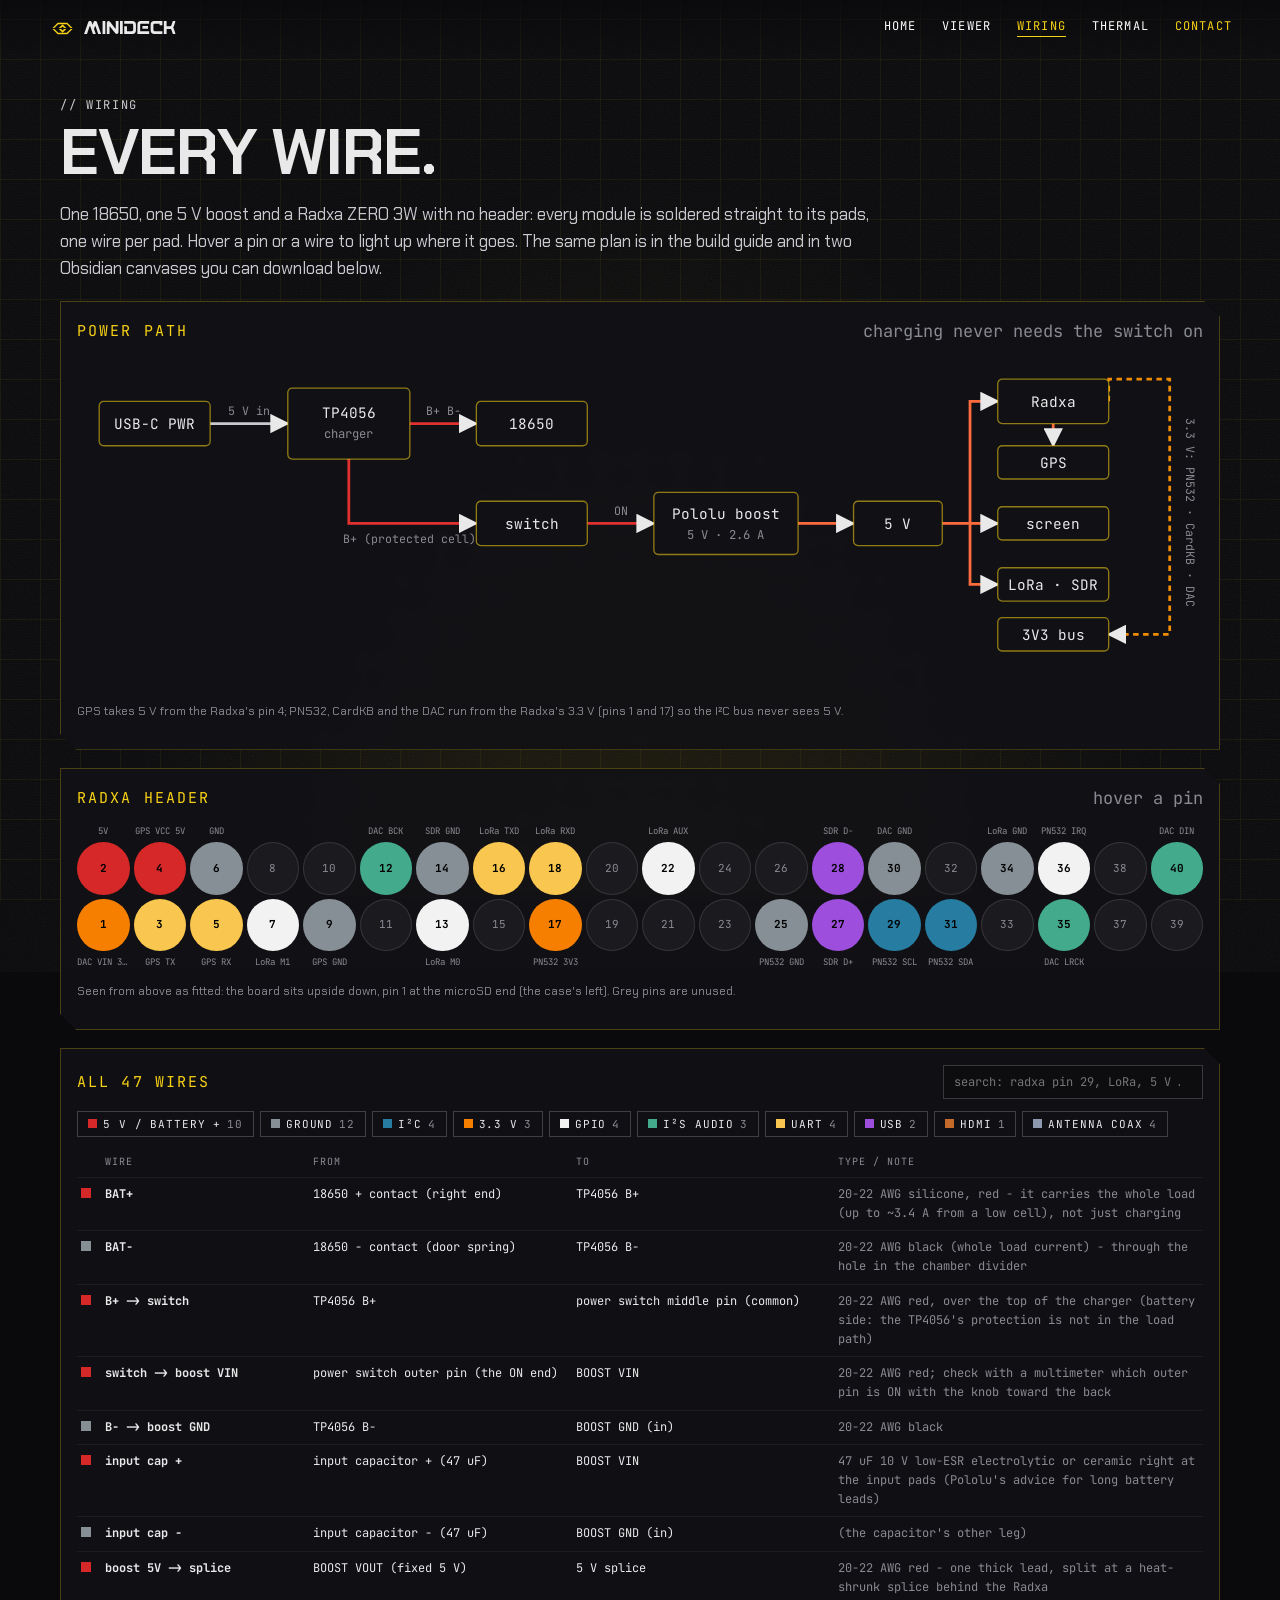
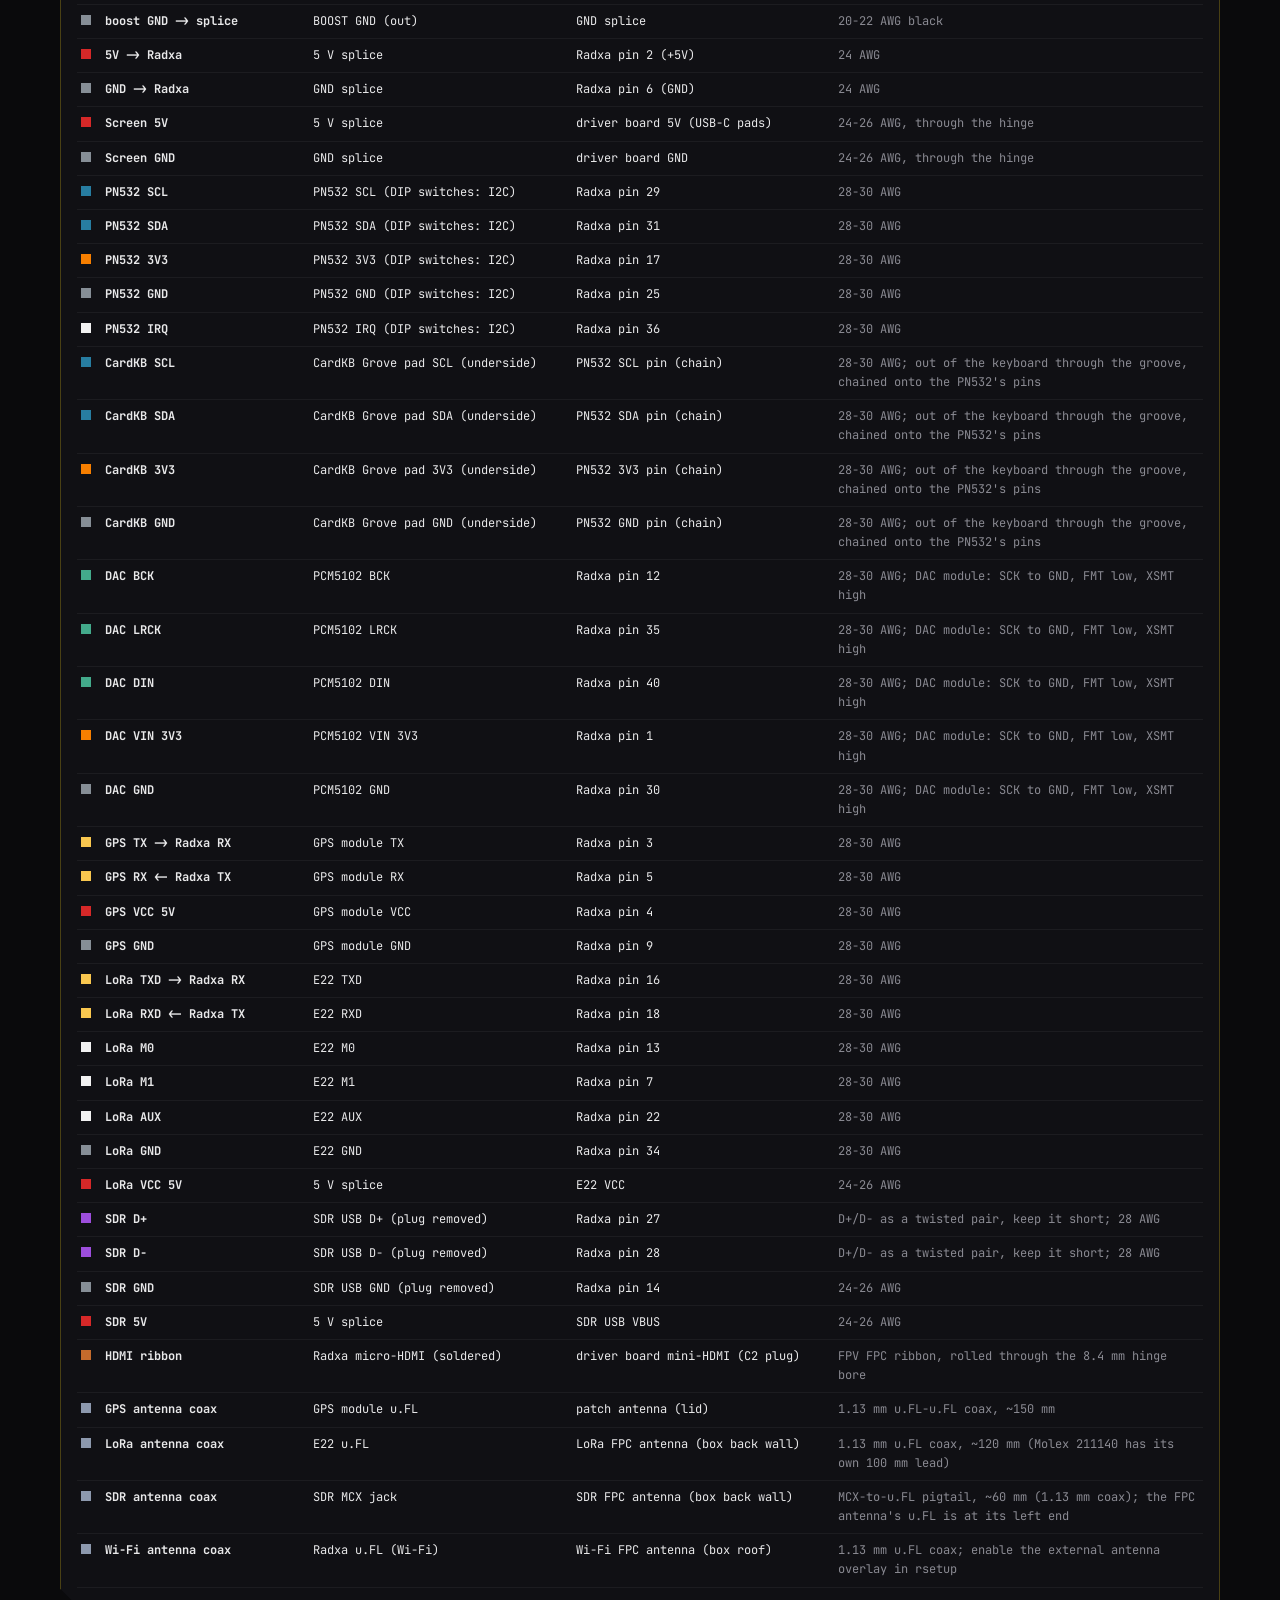
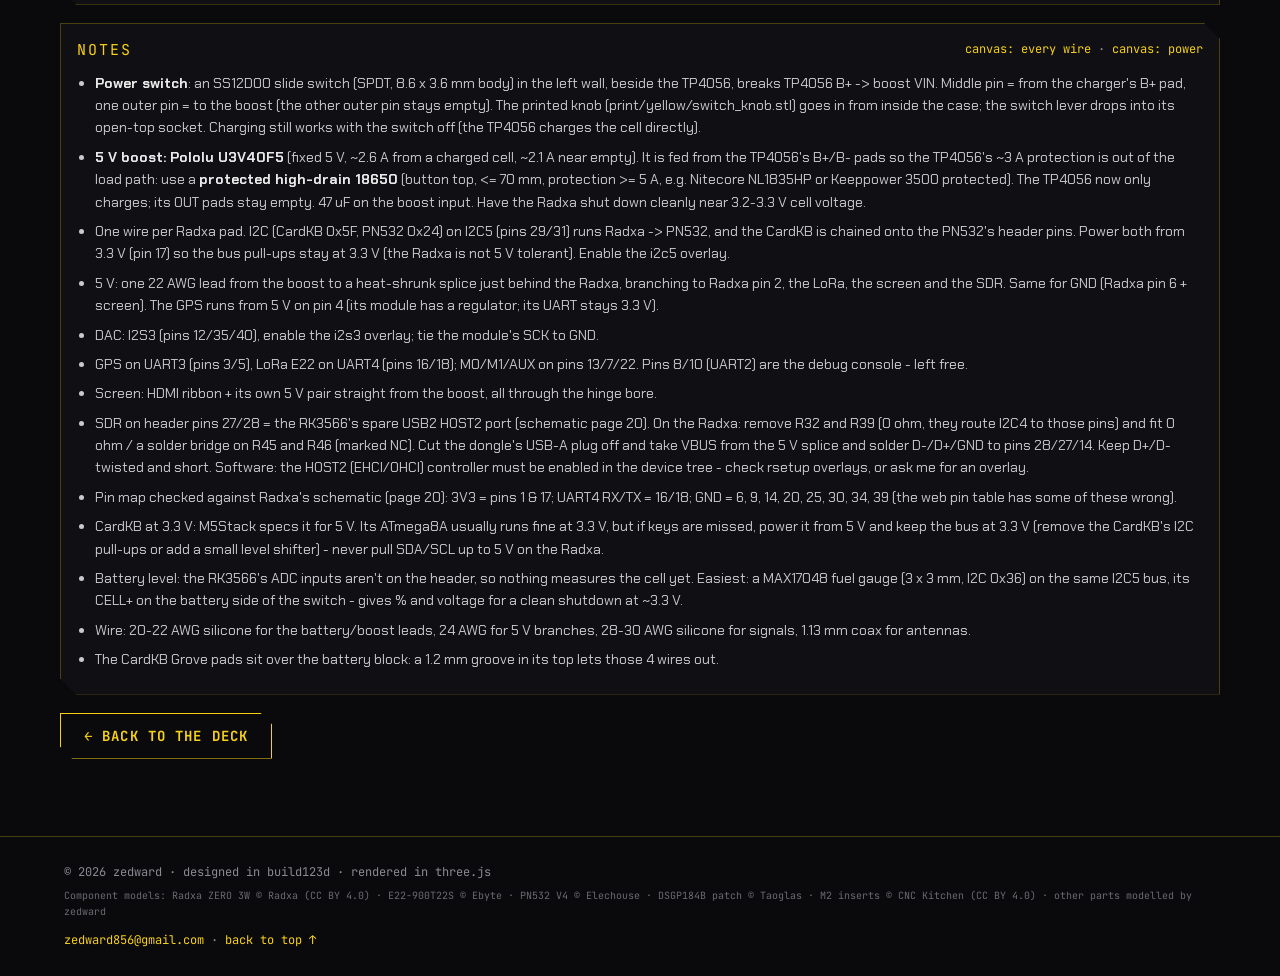
<file: wiring/index.html>
<!doctype html>
<html lang="en">
<head>
<meta charset="utf-8">
<meta name="viewport" content="width=device-width, initial-scale=1">
<title>Minideck wiring</title>
<meta name="description" content="Every wire in the Minideck: the power path, the Radxa header pin map and a searchable list of all 47 wires.">
<meta name="theme-color" content="#0a0a0c">
<link rel="icon" href="../assets/logo.svg" type="image/svg+xml">
<link rel="preconnect" href="https://fonts.googleapis.com">
<link rel="preconnect" href="https://fonts.gstatic.com" crossorigin>
<link href="https://fonts.googleapis.com/css2?family=Chakra+Petch:wght@400;600;700&family=JetBrains+Mono:wght@400;700&display=swap" rel="stylesheet">
<link rel="stylesheet" href="../style.css?v=20261006062621">
<link rel="stylesheet" href="wiring.css?v=20261006062621">
</head>
<body>
<div class="scan"></div>
<div class="grain"></div>
<header id="nav">
  <a href="../" class="brand">
    <svg class="optic" viewBox="-8 -8 136 136" aria-hidden="true"><use href="#optic-sym"/></svg>
    <svg class="wm-small" viewBox="0 0 5000 709" aria-label="MINIDECK"><use href="#wm"/></svg>
  </a>
  <nav class="mono">
    <a href="../">home</a><a href="../viewer/">viewer</a><a href="./" class="here">wiring</a><a href="../thermal/">thermal</a><a href="../#contact" class="hot">contact</a>
  </nav>
</header>
<svg width="0" height="0" style="position:absolute">
  <symbol id="wm" viewBox="36 -705 5000 709"><path d="M549 -629 504 -502 460 -629C425 -725 295 -725 260 -629L40 0H199L343 -412C348 -427 370 -431 377 -412L521 0H680L584 -274L632 -412C637 -427 659 -431 666 -412L810 0H969L749 -629C714 -725 584 -725 549 -629Z M1049 0H1199V-700H1049Z M1769 -315C1769 -286 1748 -287 1736 -302L1467 -650C1393 -745 1279 -693 1279 -595V0H1429V-385C1429 -414 1450 -413 1462 -398L1731 -50C1805 45 1919 -7 1919 -105V-700H1769Z M1999 0H2149V-700H1999Z M2669 -700H2229V-550H2644C2694 -550 2719 -525 2719 -475V-225C2719 -175 2694 -150 2644 -150H2379V-424H2229V0H2669C2803 0 2869 -66 2869 -200V-500C2869 -634 2803 -700 2669 -700Z M3124 -701C3007 -701 2949 -635 2949 -501V-1H3589V-151H3099V-476C3099 -526 3120 -551 3162 -551H3590V-701ZM3224 -276H3529V-426H3224Z M3871 -700C3737 -700 3671 -634 3671 -500V-200C3671 -66 3737 0 3871 0H4311V-150H3896C3846 -150 3821 -175 3821 -225V-475C3821 -525 3846 -550 3896 -550H4161V-470H4311V-700Z M4391 0H4541V-275H4737C4787 -275 4796 -247 4812 -200L4882 0H5032L4952 -225C4934 -276 4920 -318 4901 -350C4920 -382 4934 -424 4952 -475L5032 -700H4882L4812 -500C4796 -453 4787 -425 4737 -425H4541V-700H4391Z"/></symbol>
  <symbol id="optic-sym" viewBox="-8 -8 136 136">
    <path d="M7.5,57.5 L35,30 L85,30 L112.5,57.5 L102.5,57.5 L82.5,37.5 L37.5,37.5 L17.5,57.5 Z"/>
    <path d="M17.5,62.5 L37.5,82.5 L82.5,82.5 L102.5,62.5 L112.5,62.5 L85,90 L35,90 L7.5,62.5 Z"/>
    <path d="M40,57.5 L60,37.5 L80,57.5 L67.5,57.5 L60,50 L52.5,57.5 Z"/>
    <path d="M52.5,62.5 L60,70 L67.5,62.5 L80,62.5 L60,82.5 L40,62.5 Z"/>
  </symbol>
</svg>

<main class="wiring">
  <section class="intro">
    <p class="kicker mono">// wiring</p>
    <h1>Every wire.</h1>
    <p>One 18650, one 5 V boost and a Radxa ZERO 3W with no header: every module is soldered straight to its pads, one wire per pad.
      Hover a pin or a wire to light up where it goes. The same plan is in the build guide and in two Obsidian canvases you can download below.</p>
  </section>

  <section class="wpanel">
    <div class="panel-head"><h2>Power path</h2><span class="dim mono">charging never needs the switch on</span></div>
    <svg id="power" viewBox="0 0 1015 300" role="img" aria-label="Power path diagram">
      <defs><marker id="ar" viewBox="0 0 10 10" refX="9" refY="5" markerWidth="7" markerHeight="7" orient="auto"><path d="M0 0L10 5L0 10z" fill="currentColor"/></marker></defs>
      <g class="edges">
        <path class="e chg" d="M120 60 H190"/>
        <path class="e bat" d="M300 60 H360"/>
        <path class="e bat" d="M245 92 V150 H360"/>
        <path class="e bat" d="M460 150 H520"/>
        <path class="e v5" d="M650 150 H700"/>
        <path class="e v5" d="M780 150 H805 V40 H830"/>
        <path class="e v5" d="M805 150 H830"/>
        <path class="e v5" d="M805 150 V205 H830"/>
        <path class="e v33" d="M930 40 V20 H985 V250 H930"/>
        <path class="e v5" d="M880 60 V80"/>
      </g>
      <g class="nodes mono">
        <g transform="translate(20,40)"><rect width="100" height="40"/><text x="50" y="25">USB-C PWR</text></g>
        <g transform="translate(190,28)"><rect width="110" height="64"/><text x="55" y="27">TP4056</text><text class="s" x="55" y="45">charger</text></g>
        <g transform="translate(360,40)"><rect width="100" height="40"/><text x="50" y="25">18650</text></g>
        <g transform="translate(360,130)"><rect width="100" height="40"/><text x="50" y="25">switch</text></g>
        <g transform="translate(520,122)"><rect width="130" height="56"/><text x="65" y="24">Pololu boost</text><text class="s" x="65" y="42">5 V · 2.6 A</text></g>
        <g transform="translate(700,130)"><rect width="80" height="40"/><text x="40" y="25">5 V</text></g>
        <g transform="translate(830,20)"><rect width="100" height="40"/><text x="50" y="25">Radxa</text></g>
        <g transform="translate(830,80)"><rect width="100" height="30"/><text x="50" y="20">GPS</text></g>
        <g transform="translate(830,135)"><rect width="100" height="30"/><text x="50" y="20">screen</text></g>
        <g transform="translate(830,190)"><rect width="100" height="30"/><text x="50" y="20">LoRa · SDR</text></g>
        <g transform="translate(830,235)"><rect width="100" height="30"/><text x="50" y="20">3V3 bus</text></g>
      </g>
      <g class="labels mono">
        <text x="155" y="52">5 V in</text><text x="330" y="52">B+ B−</text><text x="300" y="168">B+ (protected cell)</text>
        <text x="490" y="142">ON</text><text x="1000" y="140" transform="rotate(90 1000 140)">3.3 V: PN532 · CardKB · DAC</text>
      </g>
    </svg>
    <p class="dim small">GPS takes 5 V from the Radxa's pin 4; PN532, CardKB and the DAC run from the Radxa's 3.3 V (pins 1 and 17) so the I²C bus never sees 5 V.</p>
  </section>

  <section class="wpanel">
    <div class="panel-head"><h2>Radxa header</h2><span class="dim mono" id="pinInfo">hover a pin</span></div>
    <div id="header" class="mono"></div>
    <p class="dim small">Seen from above as fitted: the board sits upside down, pin 1 at the microSD end (the case's left). Grey pins are unused.</p>
  </section>

  <section class="wpanel">
    <div class="panel-head"><h2>All <span id="wcount"></span> wires</h2>
      <input id="q" class="mono" type="search" placeholder="search: radxa pin 29, LoRa, 5 V …"></div>
    <div id="chips" class="mono"></div>
    <div id="table" class="mono"></div>
  </section>

  <section class="wpanel notes">
    <div class="panel-head"><h2>Notes</h2>
      <span class="mono small"><a href="minideck-wiring-all.canvas" download>canvas: every wire</a> · <a href="minideck-wiring-power.canvas" download>canvas: power</a></span></div>
    <ul id="notes"></ul>
  </section>
  <p class="back"><a class="btn ghost" href="../">← back to the deck</a></p>
</main>

<footer>
  <div class="mono">© 2026 zedward · designed in build123d · rendered in three.js<br><span class="credits">Component models: Radxa ZERO 3W © Radxa (CC BY 4.0) · E22-900T22S © Ebyte · PN532 V4 © Elechouse · DSGP184B patch © Taoglas · M2 inserts © CNC Kitchen (CC BY 4.0) · other parts modelled by zedward</span></div>
  <div class="mono"><a id="mail2" href="#">email</a> · <a href="#">back to top ↑</a></div>
</footer>
<script src="wiring.js?v=20261006062621"></script>
</body>
</html>
</file>
<file: style.css>
:root {
  --bg: #0a0a0c;
  --bg2: #111115;
  --ink: #e9e9ea;
  --dim: #8a8a92;
  --y: #f7d116;
  --y2: #ffe55c;
  --c: #05d9e8;
  --m: #ff2a6d;
  --line: rgba(247, 209, 22, .25);
  --display: "Chakra Petch", system-ui, sans-serif;
  --mono: "JetBrains Mono", ui-monospace, monospace;
}
* { box-sizing: border-box; }
html { scroll-behavior: smooth; }
body {
  margin: 0; background: var(--bg); color: var(--ink);
  font: 17px/1.6 var(--display); overflow-x: hidden;
  -webkit-font-smoothing: antialiased;
}
body.loading { overflow: hidden; }
a { color: var(--y); text-decoration: none; }
.mono { font-family: var(--mono); }
.small { font-size: 12px; color: var(--dim); }
em { font-style: normal; color: var(--y); }
::selection { background: var(--y); color: #000; }

/* ---------- stage + overlays ---------- */
#stage { position: fixed; inset: 0; width: 100vw; height: 100vh; z-index: 0; display: block; }
.scan, .grain { position: fixed; inset: 0; pointer-events: none; z-index: 2; }
.grain { inset: -8%; }          /* bigger than the screen, so its jitter never shows an edge at the sides */
.scan {
  background: repeating-linear-gradient(to bottom, rgba(255,255,255,.025) 0 1px, transparent 1px 3px);
  mix-blend-mode: overlay;
}
.grain {
  opacity: .06;
  background-image: url("data:image/svg+xml;utf8,<svg xmlns='http://www.w3.org/2000/svg' width='160' height='160'><filter id='n'><feTurbulence type='fractalNoise' baseFrequency='.9' numOctaves='2'/></filter><rect width='100%' height='100%' filter='url(%23n)'/></svg>");
  animation: grain 1s steps(6) infinite;
}
@keyframes grain { 0%{transform:translate(0,0)} 33%{transform:translate(-3%,2%)} 66%{transform:translate(2%,-3%)} 100%{transform:translate(0,0)} }

#labels { position: fixed; inset: 0; pointer-events: none; z-index: 3; }
.tag {
  position: absolute; left: 0; top: 0; font: 11px/1 var(--mono); color: var(--ink);
  white-space: nowrap; padding: 4px 7px 4px 14px; background: rgba(10,10,12,.72);
  border-left: 2px solid var(--y); opacity: 0; transition: opacity .25s;
}
.tag::before { content: ""; position: absolute; left: -6px; top: 50%; width: 8px; height: 8px; margin-top: -4px;
  border-radius: 50%; background: var(--y); box-shadow: 0 0 10px var(--y); }

/* ---------- loader ---------- */
#loader {
  position: fixed; inset: 0; z-index: 100; display: grid; place-items: center; align-content: center; gap: 28px;
  background: #000;                                   /* matches the loading animation's black */
}
#loader .optic { width: min(34vw, 190px); height: auto; }
#loader #opticvid { width: min(62vw, 360px); aspect-ratio: 4 / 3; display: block; background: #000; }
.optic path { fill: var(--y); }
.optic.draw path {
  fill: transparent; stroke: var(--y); stroke-width: 1.2; stroke-dasharray: 1; stroke-dashoffset: 1;
  animation: draw 1.4s cubic-bezier(.7,0,.3,1) forwards, fillin .5s 1.3s forwards;
}
.optic.draw path:nth-child(2) { animation-delay: .15s, 1.4s; }
.optic.draw path:nth-child(3) { animation-delay: .3s, 1.5s; }
.optic.draw path:nth-child(4) { animation-delay: .45s, 1.6s; }
@keyframes draw { to { stroke-dashoffset: 0; } }
@keyframes fillin { to { fill: var(--y); filter: drop-shadow(0 0 14px rgba(247,209,22,.6)); } }
.boot { width: min(80vw, 340px); font-size: 11px; color: var(--dim); }
#bootlog { height: 6.2em; overflow: hidden; display: flex; flex-direction: column; justify-content: flex-end; }
#bootlog div::before { content: "> "; color: var(--y); }
.bar { height: 2px; background: #222; margin: 10px 0 6px; }
.bar i { display: block; height: 100%; width: 0; background: var(--y); box-shadow: 0 0 12px var(--y); transition: width .2s; }
#loadpct { text-align: right; color: var(--y); }
.wipe { position: absolute; left: 0; right: 0; height: 50%; background: var(--bg); transition: transform .9s cubic-bezier(.8,0,.2,1); }
.wipe.top { top: 0; } .wipe.bot { bottom: 0; }
#loader.done { background: transparent; pointer-events: none; }
#loader.done .optic, #loader.done #opticvid, #loader.done .boot { opacity: 0; transform: scale(1.4); transition: all .5s; filter: blur(6px); }
#loader.done .wipe.top { transform: translateY(-100%); transition-delay: .25s; }
#loader.done .wipe.bot { transform: translateY(100%); transition-delay: .25s; }

/* ---------- nav ---------- */
#nav {
  position: fixed; top: 0; left: 0; right: 0; z-index: 10; display: flex; align-items: center; justify-content: space-between;
  padding: 14px clamp(16px, 4vw, 48px); background: linear-gradient(to bottom, rgba(10,10,12,.85), transparent);
}
.brand { display: flex; align-items: center; gap: 10px; color: var(--ink); font-weight: 700; letter-spacing: .2em; font-size: 14px; }
.brand .optic { width: 26px; height: 26px; }
#nav nav { display: flex; gap: clamp(10px, 2vw, 26px); font-size: 12px; }
#nav nav a { color: #fff; text-transform: uppercase; letter-spacing: .1em; transition: color .2s; }
#nav nav a:hover, #nav nav a.hot { color: var(--y); }

/* ---------- sections ---------- */
main { position: relative; z-index: 4; }
.scene { position: relative; min-height: 100vh; padding: 110px clamp(16px, 5vw, 72px) 60px; display: flex; align-items: center; }
.scene.tall { height: 380vh; display: block; padding-top: 0; padding-bottom: 0; }
.scene.tall2 { height: 260vh; display: block; padding-top: 0; padding-bottom: 0; }
.sticky { position: sticky; top: 0; height: 100vh; display: flex; align-items: center; }
.panel { max-width: 440px; position: relative; }
.panel.right { margin-left: auto; }
.panel.wide { max-width: 1180px; margin: 0 auto; width: 100%; }
.panel.center { margin: 0 auto; text-align: center; max-width: 640px; }
.panel.solid { background: rgba(10,10,12,.86); border: 1px solid var(--line); padding: clamp(18px, 3vw, 40px); backdrop-filter: blur(8px); }
.panel.left, .panel.right {
  background: rgba(10,10,12,.55); border: 1px solid var(--line); padding: 26px 28px; backdrop-filter: blur(6px);
  clip-path: polygon(0 0, calc(100% - 22px) 0, 100% 22px, 100% 100%, 22px 100%, 0 calc(100% - 22px));
}
.kicker { color: var(--y); font-size: 12px; letter-spacing: .14em; text-transform: uppercase; margin: 0 0 8px; }
h1, h2, h3 { font-family: var(--display); margin: 0 0 .4em; line-height: .95; }
h2 { font-size: clamp(36px, 5vw, 64px); font-weight: 700; text-transform: uppercase; }
h3 { font-size: 14px; letter-spacing: .2em; text-transform: uppercase; color: var(--y); font-family: var(--mono); }
p { color: #c9c9cf; }

/* hero */
.hero { align-items: flex-end; padding-bottom: 12vh; }
.hero-copy { max-width: 620px; }
h1 { font-size: clamp(64px, 13vw, 190px); font-weight: 700; letter-spacing: -.02em; color: var(--ink); }
.lead { font-size: clamp(17px, 1.6vw, 22px); }
.lead b { color: var(--y); }
.cta { display: flex; gap: 12px; flex-wrap: wrap; margin-top: 22px; }
.btn {
  display: inline-block; padding: 14px 24px; background: var(--y); color: #000; font: 700 14px var(--mono);
  text-transform: uppercase; letter-spacing: .08em; position: relative;
  clip-path: polygon(0 0, calc(100% - 12px) 0, 100% 12px, 100% 100%, 12px 100%, 0 calc(100% - 12px));
  transition: transform .15s, background .2s;
}
.btn:hover { background: var(--y2); transform: translate(-2px, -2px); }
.btn.ghost { background: transparent; color: var(--y); box-shadow: inset 0 0 0 1px var(--y); }
.btn.ghost:hover { background: rgba(247,209,22,.1); }
.scroll-hint { position: absolute; bottom: 24px; left: 50%; transform: translateX(-50%); font-size: 11px; color: var(--dim);
  letter-spacing: .3em; text-transform: uppercase; }
.scroll-hint::after { content: ""; display: block; width: 1px; height: 40px; margin: 8px auto 0; background: var(--y);
  animation: drip 1.6s infinite; transform-origin: top; }
@keyframes drip { 0%{transform:scaleY(0)} 50%{transform:scaleY(1)} 100%{transform:scaleY(1);opacity:0} }

/* glitch title */
.glitch { position: relative; }
.glitch::before, .glitch::after {
  content: attr(data-text); position: absolute; inset: 0; pointer-events: none;
}
.glitch::before { color: var(--c); transform: translate(-3px, 0); clip-path: inset(0 0 0 0); animation: g1 3.2s infinite steps(1); mix-blend-mode: screen; opacity: .85; }
.glitch::after { color: var(--m); transform: translate(3px, 0); animation: g2 2.7s infinite steps(1); mix-blend-mode: screen; opacity: .85; }
@keyframes g1 {
  0%{clip-path:inset(0 0 100% 0)} 8%{clip-path:inset(12% 0 60% 0)} 10%{clip-path:inset(70% 0 8% 0)} 12%{clip-path:inset(0 0 100% 0)}
  54%{clip-path:inset(40% 0 42% 0); transform: translate(-6px,0)} 56%{clip-path:inset(0 0 100% 0)} 100%{clip-path:inset(0 0 100% 0)}
}
@keyframes g2 {
  0%{clip-path:inset(0 0 100% 0)} 20%{clip-path:inset(55% 0 25% 0)} 22%{clip-path:inset(10% 0 80% 0); transform: translate(6px,0)} 24%{clip-path:inset(0 0 100% 0)}
  71%{clip-path:inset(80% 0 4% 0)} 73%{clip-path:inset(0 0 100% 0)} 100%{clip-path:inset(0 0 100% 0)}
}

/* hazard marquee */
.hazard {
  position: relative; z-index: 4; overflow: hidden; white-space: nowrap; transform: rotate(-2deg) scale(1.05);
  background: repeating-linear-gradient(-45deg, var(--y) 0 18px, #111 18px 36px); padding: 10px 0; margin: 40px 0;
  box-shadow: 0 0 40px rgba(247,209,22,.25);
}
.hazard.rev { transform: rotate(2deg) scale(1.05); }
.hazard span {
  display: inline-block; padding: 6px 0; background: #0a0a0c; color: var(--y); font: 700 15px var(--mono); letter-spacing: .25em;
  animation: marquee 28s linear infinite;
}
.hazard.rev span { animation-direction: reverse; }
@keyframes marquee { from { transform: translateX(0); } to { transform: translateX(-50%); } }

/* meters */
.meter { display: flex; justify-content: space-between; align-items: baseline; border-top: 1px solid var(--line); margin-top: 18px; padding-top: 12px; font-size: 12px; color: var(--dim); text-transform: uppercase; letter-spacing: .15em; }
.meter b { font-size: 34px; color: var(--y); letter-spacing: 0; font-family: var(--display); }

/* spec cards */
.grid { display: grid; grid-template-columns: repeat(auto-fill, minmax(230px, 1fr)); gap: 12px; margin-top: 28px; }
.card {
  background: rgba(17,17,21,.82); border: 1px solid rgba(255,255,255,.07); padding: 22px; position: relative; overflow: hidden;
  backdrop-filter: blur(6px); transition: border-color .3s, transform .3s;
}
.card::after { content: ""; position: absolute; inset: 0; background: linear-gradient(120deg, transparent 40%, rgba(247,209,22,.14) 50%, transparent 60%);
  transform: translateX(-100%); transition: transform .7s; }
.card:hover { border-color: var(--y); transform: translateY(-4px); }
.card:hover::after { transform: translateX(100%); }
.card b { display: block; font-size: 38px; line-height: 1; color: var(--ink); font-weight: 700; }
.card span { display: block; margin-top: 8px; font: 12px var(--mono); color: var(--dim); text-transform: uppercase; letter-spacing: .08em; }

/* swatches */
#swatches { display: grid; grid-template-columns: repeat(3, 1fr); gap: 10px; margin: 18px 0 10px; }
.sw { border: 1px solid rgba(255,255,255,.12); background: none; padding: 8px; cursor: pointer; text-align: left; color: var(--ink);
  font: 11px var(--mono); transition: border-color .2s, transform .2s; }
.sw:hover { transform: translateY(-2px); }
.sw.on { border-color: var(--y); box-shadow: 0 0 18px rgba(247,209,22,.25); }
.sw .chips { display: flex; height: 26px; margin-bottom: 6px; }
.sw .chips i { flex: 1; }

/* bom */
.bom { display: grid; grid-template-columns: 1.2fr 1.2fr .8fr; gap: 28px; margin-top: 22px; }
.bom table { width: 100%; border-collapse: collapse; font-size: 14px; }
.bom td { padding: 8px 6px; border-bottom: 1px solid rgba(255,255,255,.06); vertical-align: top; }
.bom td:first-child { color: var(--ink); }
.bom td:last-child { color: var(--dim); font: 12px var(--mono); text-align: right; }
.bom tr { transition: background .2s; }
.bom tr:hover { background: rgba(247,209,22,.07); }
.dot { display: inline-block; width: 10px; height: 10px; margin-right: 8px; border: 1px solid rgba(255,255,255,.3); vertical-align: -1px; }

/* contact */
.contact { min-height: 100vh; }
.optic.big { width: 120px; height: 120px; margin-bottom: 16px; }
.pulse { animation: pulse 2.4s infinite; }
@keyframes pulse { 0%,100% { filter: drop-shadow(0 0 6px rgba(247,209,22,.4)); transform: scale(1); } 50% { filter: drop-shadow(0 0 28px rgba(247,209,22,.9)); transform: scale(1.06); } }
.mailbtn { font-size: clamp(14px, 2.4vw, 22px); padding: 18px 30px; margin-top: 18px; text-transform: none; }

footer { position: relative; z-index: 4; display: flex; justify-content: space-between; flex-wrap: wrap; gap: 10px;
  padding: 26px clamp(16px, 5vw, 72px); border-top: 1px solid var(--line); font-size: 12px; color: var(--dim); background: var(--bg); }

/* reveal on scroll */
.reveal { opacity: 0; transform: translateY(40px); filter: blur(6px); transition: opacity .9s, transform .9s cubic-bezier(.2,.8,.2,1), filter .9s; }
.reveal.in { opacity: 1; transform: none; filter: none; }
.grid .reveal:nth-child(3n+2) { transition-delay: .08s; }
.grid .reveal:nth-child(3n) { transition-delay: .16s; }

@media (max-width: 860px) {
  #nav nav a:not(.hot):not([href$="viewer/"]):not(.here) { display: none; }
  .bom { grid-template-columns: 1fr; }
  .panel.left, .panel.right { margin: auto auto 6vh; max-width: none; }
  .sticky { align-items: flex-end; }
  .hero { padding-bottom: 8vh; }
}
@media (prefers-reduced-motion: reduce) {
  .glitch::before, .glitch::after, .grain, .hazard span { animation: none; }
}

/* let clicks/drags through empty space to the 3D deck */
main { pointer-events: none; }
main a, main button, .panel, .card, .bom, .hazard { pointer-events: auto; }
.panel.wide:not(.solid) { pointer-events: none; }
.panel.wide:not(.solid) .card { pointer-events: auto; }
#stage { touch-action: pan-y; cursor: grab; }
#stage:active { cursor: grabbing; }
.contact { align-items: flex-end; padding-bottom: 14vh; }
.optic { fill: var(--y); }                 /* reaches the <use>d logo symbol */
@media (max-width: 860px) { .scroll-hint { display: none; } }

/* MINIDECK wordmark in Corpta (outlined: the font file itself isn't shipped) */
.wm { position: relative; width: min(100%, 860px); margin: 0 0 .5em; }
.wm svg { display: block; width: 100%; height: auto; fill: var(--ink); overflow: visible; }
.wm .g1, .wm .g2 { position: absolute; inset: 0; mix-blend-mode: screen; opacity: .85; pointer-events: none; }
.wm .g1 { fill: var(--c); transform: translate(-3px, 0); animation: g1 3.2s infinite steps(1); }
.wm .g2 { fill: var(--m); transform: translate(3px, 0); animation: g2 2.7s infinite steps(1); }
.wm-small { height: 13px; width: auto; fill: var(--ink); }

.steps { list-style: none; padding: 0; margin: 18px 0; font-size: 13px; }
.steps li { padding: 10px 12px; border-left: 2px solid rgba(255,255,255,.12); color: var(--dim); transition: all .3s; }
.steps li b { color: var(--dim); margin-right: 10px; }
.steps li.on { border-color: var(--y); color: var(--ink); background: rgba(247,209,22,.08); }
.steps li.on b { color: var(--y); }
.steps li.done { color: #777; text-decoration: line-through; text-decoration-color: rgba(247,209,22,.5); }
.scene.tall3 { height: 200vh; display: block; padding-top: 0; padding-bottom: 0; }
.dims { display: flex; flex-wrap: wrap; gap: 6px; margin: 4px 0 0; font-size: 11px; letter-spacing: .08em; }
.dims span { padding: 5px 9px; border: 1px solid var(--line); color: var(--ink); background: rgba(10,10,12,.5); }
.dims span:not(.sep) { color: var(--y); }
.dims .sep { color: var(--dim); }
.wm { margin-bottom: 14px; line-height: normal; }
.wm > svg:first-child { aspect-ratio: 5000 / 709; height: auto; }
.wm .g1, .wm .g2 { height: 100%; }
.credits { display: inline-block; margin-top: 6px; font-size: 10px; color: #6a6a72; }
</file>
<file: wiring/wiring.css>
/* wiring page: rides on the main site's style.css */
:root { --wpanel: rgba(18, 18, 22, .88); }
body { background:
  radial-gradient(ellipse at 50% 120%, rgba(247, 209, 22, .10), transparent 60%),
  repeating-linear-gradient(0deg, rgba(247, 209, 22, .06) 0 1px, transparent 1px 40px),
  repeating-linear-gradient(90deg, rgba(247, 209, 22, .06) 0 1px, transparent 1px 40px),
  var(--bg); background-attachment: fixed; }
#nav nav a.here { color: var(--y); box-shadow: inset 0 -1px 0 var(--y); }
main.wiring, main.wiring * { pointer-events: auto; }
main.wiring { position: relative; z-index: 4; max-width: 1240px; margin: 0 auto; padding: 96px clamp(16px, 4vw, 40px) 60px; }
.wiring h1 { font-size: clamp(34px, 5.5vw, 64px); text-transform: uppercase; line-height: .95; margin: 0 0 12px; }
.wiring .intro p { max-width: 820px; color: #c9c9cf; }
.wiring .dim { color: var(--dim); }
.wiring .small { font-size: 12px; }
.wpanel { background: var(--wpanel); border: 1px solid var(--line); padding: 16px; margin: 18px 0; backdrop-filter: blur(6px);
  clip-path: polygon(0 0, calc(100% - 16px) 0, 100% 16px, 100% 100%, 16px 100%, 0 calc(100% - 16px)); }
.wpanel h2 { font: 15px var(--mono); letter-spacing: .14em; text-transform: uppercase; color: var(--y); margin: 0; }
.panel-head { display: flex; justify-content: space-between; align-items: center; gap: 12px; flex-wrap: wrap; margin-bottom: 12px; }
.wpanel a { color: var(--y); }

/* power path */
#power { width: 100%; height: auto; display: block; }
#power rect { fill: #111115; stroke: rgba(247,209,22,.55); stroke-width: 1.2; rx: 4; }
#power text { fill: var(--ink); font-size: 13px; text-anchor: middle; }
#power text.s { fill: var(--dim); font-size: 11px; }
#power .labels text { fill: var(--dim); font-size: 10.5px; text-anchor: middle; }
#power .e { fill: none; stroke-width: 2.5; marker-end: url(#ar); }
#power .chg { stroke: #c9cacc; color: #c9cacc; }
#power .bat { stroke: #e03131; color: #e03131; }
#power .v5 { stroke: #ff6b3d; color: #ff6b3d; }
#power .v33 { stroke: #f08c00; color: #f08c00; stroke-dasharray: 5 4; }

/* header map */
#header { display: grid; grid-template-columns: repeat(20, minmax(0, 1fr)); grid-template-rows: auto auto auto auto; gap: 4px; }
#header .pin { aspect-ratio: 1; display: grid; place-items: center; font-size: 11px; border: 1px solid rgba(255,255,255,.12);
  background: #1a1a1f; color: var(--dim); cursor: default; border-radius: 50%; transition: transform .15s, box-shadow .15s; }
#header .pin.used { color: #000; font-weight: 700; border-color: transparent; cursor: pointer; }
#header .pin.on { transform: scale(1.18); box-shadow: 0 0 0 2px #fff, 0 0 14px currentColor; }
#header .lbl { font-size: 9px; color: var(--dim); text-align: center; overflow: hidden; white-space: nowrap; text-overflow: ellipsis; }
#pinInfo { max-width: 60%; text-align: right; }

/* table */
#q { background: #0d0d10; color: var(--ink); border: 1px solid rgba(255,255,255,.18); padding: 8px 10px; min-width: 260px; font-size: 12px; }
#chips { display: flex; flex-wrap: wrap; gap: 6px; margin-bottom: 10px; }
#chips button { background: none; border: 1px solid rgba(255,255,255,.2); color: var(--ink); padding: 5px 10px; font: 11px var(--mono);
  letter-spacing: .08em; text-transform: uppercase; cursor: pointer; display: inline-flex; gap: 6px; align-items: center; }
#chips button i { width: 9px; height: 9px; display: inline-block; }
#chips button.off { opacity: .35; }
#table .row { display: grid; grid-template-columns: 14px 1.1fr 1.4fr 1.4fr 2fr; gap: 10px; padding: 7px 4px; font-size: 12px;
  border-bottom: 1px solid rgba(255,255,255,.05); align-items: start; }
#table .row.hdr { color: var(--dim); text-transform: uppercase; letter-spacing: .1em; font-size: 10px; }
#table .row:not(.hdr):hover, #table .row.on { background: rgba(247,209,22,.07); }
#table .row i { width: 10px; height: 10px; margin-top: 3px; display: inline-block; }
#table .row .n { color: var(--ink); font-weight: 700; }
#table .row .note { color: var(--dim); }
.notes ul { margin: 0; padding-left: 18px; color: #c9c9cf; }
.notes li { margin: 7px 0; font-size: 14px; }
.notes b { color: var(--ink); }
.wiring .back { margin-top: 10px; }
@media (max-width: 900px) {
  #nav nav a.here { display: inline; }
  #table .row { grid-template-columns: 12px 1fr; }
  #table .row > :nth-child(n+3) { grid-column: 2; }
  #table .row.hdr { display: none; }
  #header { gap: 2px; }
  #header .pin { font-size: 8px; }
  #header .lbl { display: none; }
  #q { min-width: 0; width: 100%; }
}
</file>
